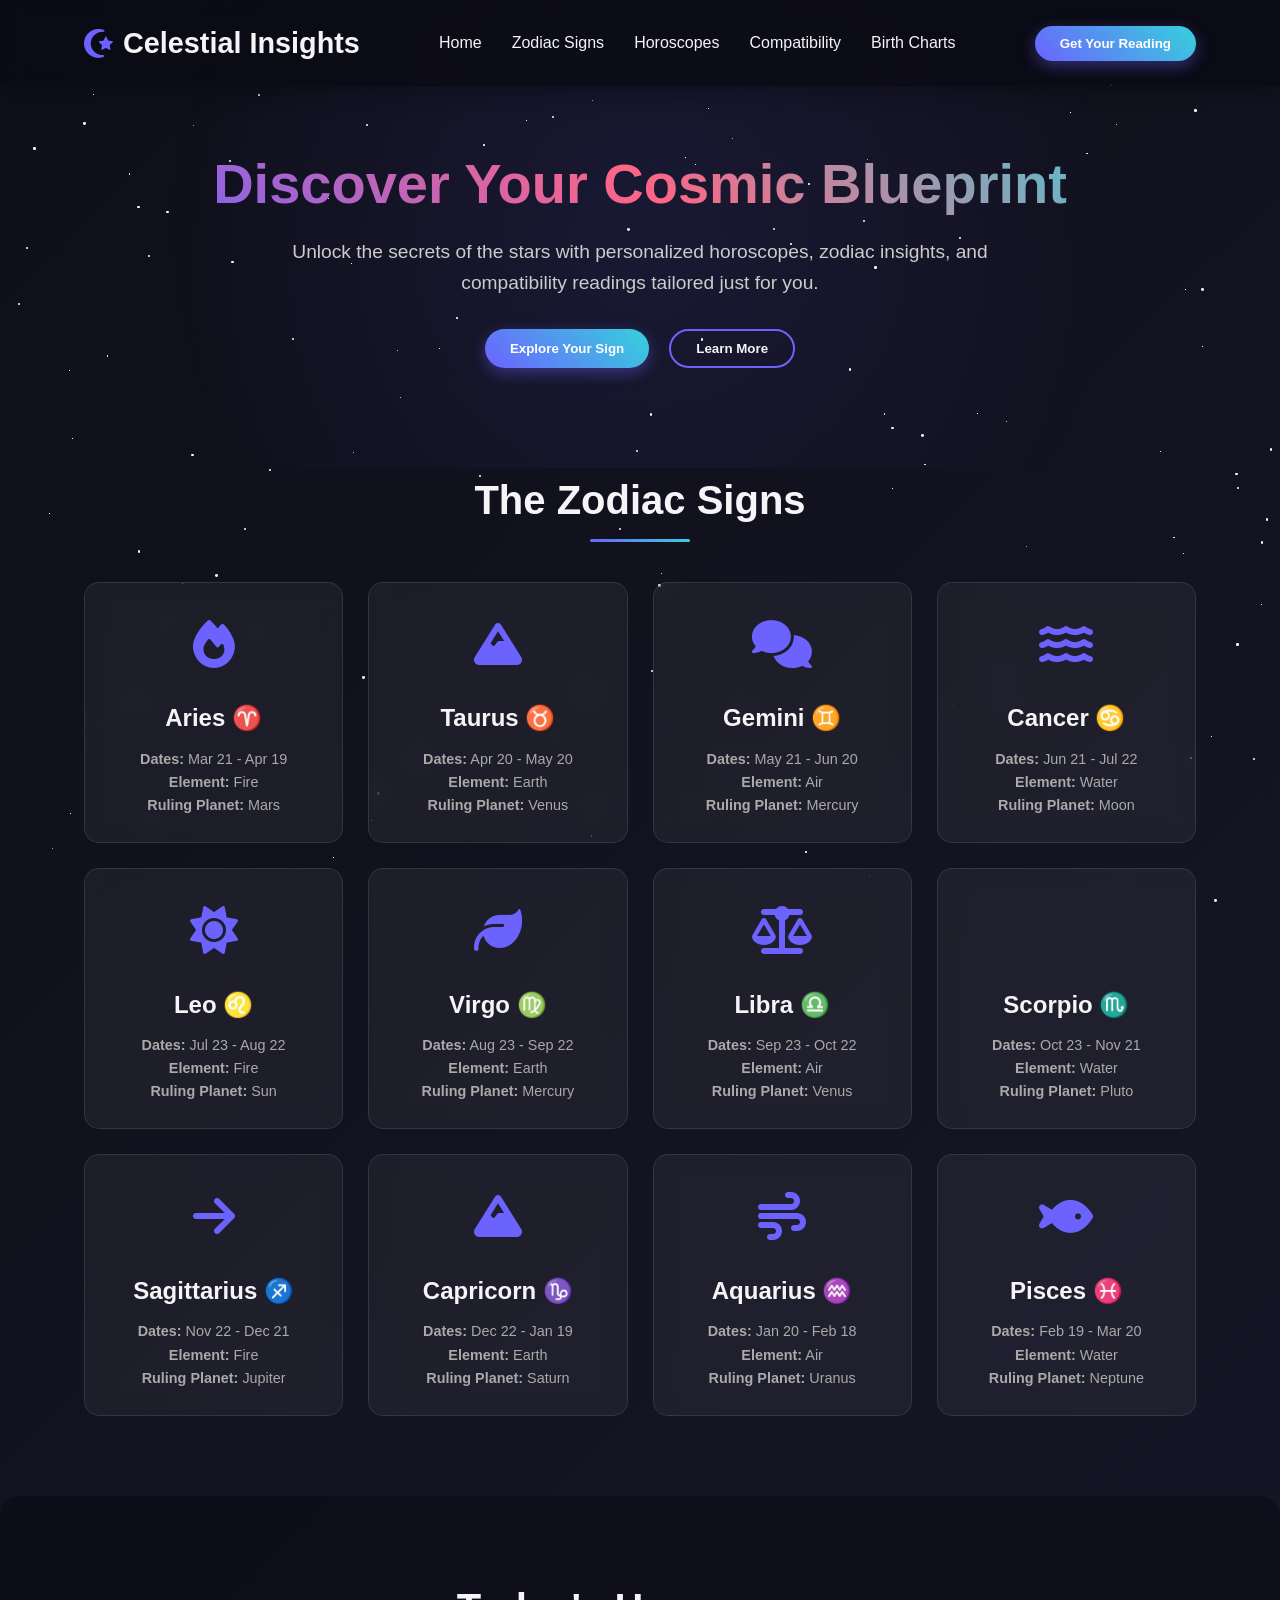
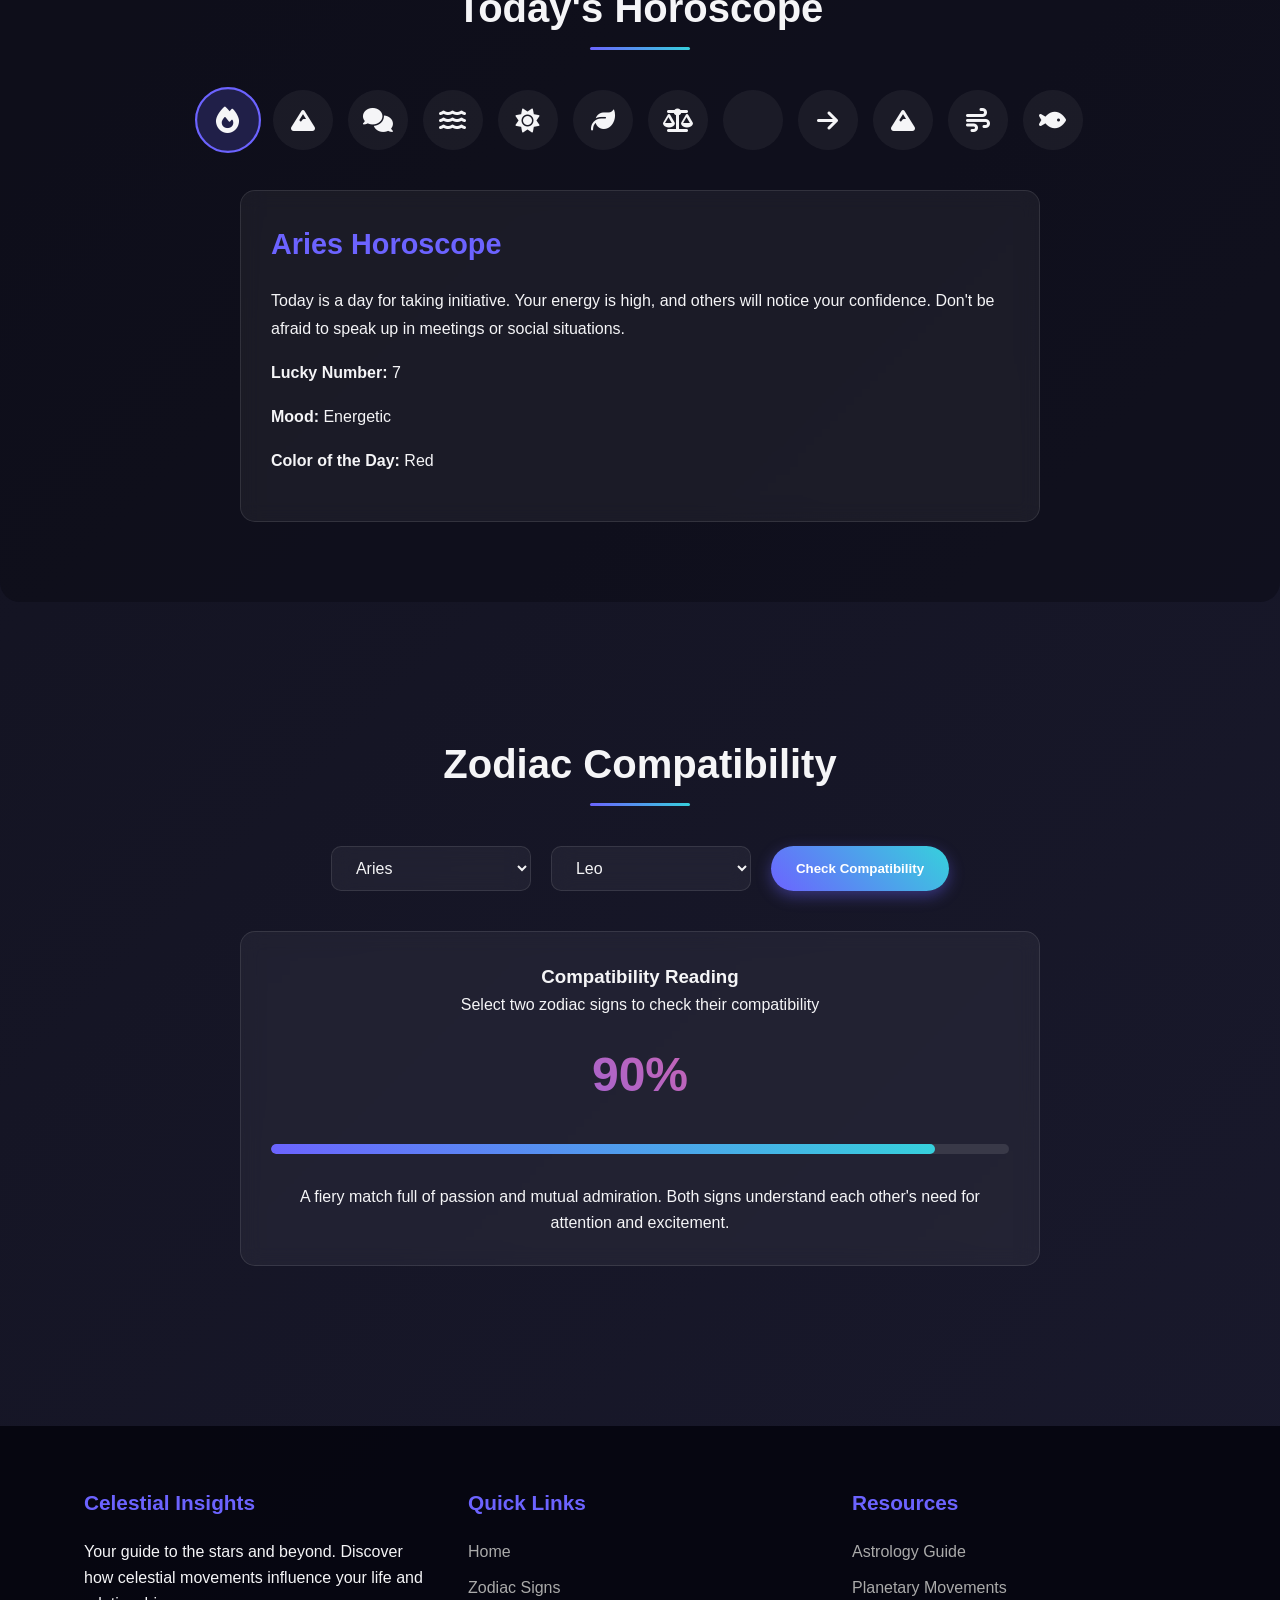
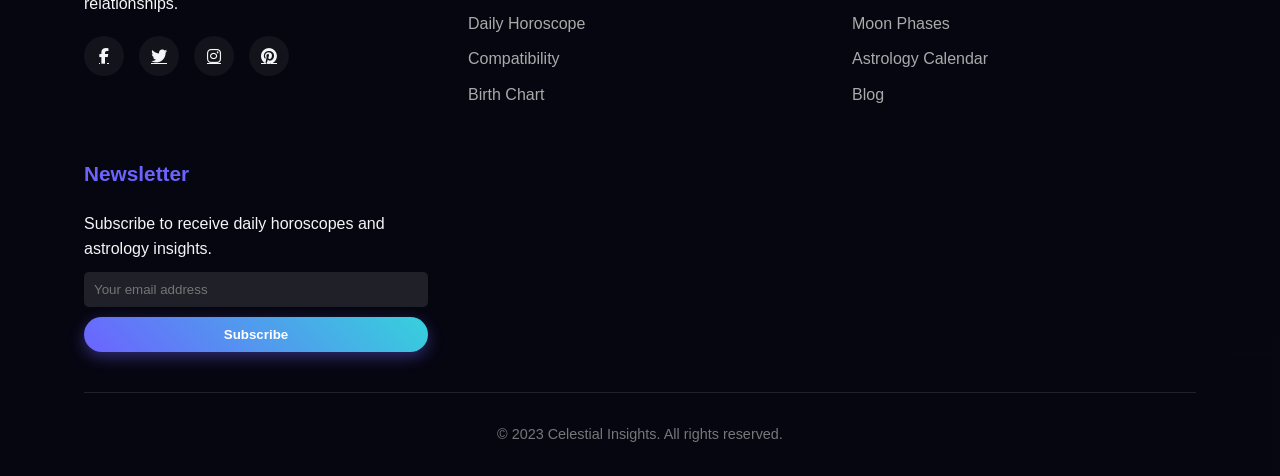
<file: AstrologyApp/index.html>
<!DOCTYPE html>
<html lang="en">
<head>
    <meta charset="UTF-8">
    <meta name="viewport" content="width=device-width, initial-scale=1.0">
    <title>Celestial Insights | Modern Astrology</title>
    <link rel="stylesheet" href="https://cdnjs.cloudflare.com/ajax/libs/font-awesome/6.4.0/css/all.min.css">
    <link rel="stylesheet" href="style.css">
</head>
<body>
    <!-- Stars Background -->
    <div class="stars" id="stars"></div>

    <!-- Header -->
    <header>
        <div class="container">
            <nav class="navbar">
                <a href="#" class="logo">
                    <i class="fas fa-star-and-crescent"></i>
                    Celestial Insights
                </a>
                <div class="nav-links">
                    <a href="#">Home</a>
                    <a href="#">Zodiac Signs</a>
                    <a href="#">Horoscopes</a>
                    <a href="#">Compatibility</a>
                    <a href="#">Birth Charts</a>
                </div>
                <button class="cta-button">Get Your Reading</button>
            </nav>
        </div>
    </header>

    <!-- Hero Section -->
    <section class="hero">
        <div class="container">
            <h1>Discover Your Cosmic Blueprint</h1>
            <p>Unlock the secrets of the stars with personalized horoscopes, zodiac insights, and compatibility readings tailored just for you.</p>
            <div class="hero-buttons">
                <button class="cta-button">Explore Your Sign</button>
                <button class="secondary-button">Learn More</button>
            </div>
        </div>
    </section>

    <!-- Zodiac Signs Section -->
    <section class="zodiac-signs">
        <div class="container">
            <div class="section-title">
                <h2>The Zodiac Signs</h2>
            </div>
            <div class="zodiac-grid" id="zodiacGrid">
                <!-- Zodiac cards will be generated by JavaScript -->
            </div>
        </div>
    </section>

    <!-- Horoscope Section -->
    <section class="horoscope">
        <div class="container">
            <div class="section-title">
                <h2>Today's Horoscope</h2>
            </div>
            <div class="horoscope-selector" id="horoscopeSelector">
                <!-- Zodiac options will be generated by JavaScript -->
            </div>
            <div class="horoscope-content" id="horoscopeContent">
                <h3 id="selectedSign">Select your zodiac sign</h3>
                <p id="horoscopeText">Choose your zodiac sign above to see today's horoscope prediction.</p>
                <div id="horoscopeDetails">
                    <!-- Horoscope details will be populated by JavaScript -->
                </div>
            </div>
        </div>
    </section>

    <!-- Compatibility Section -->
    <section class="compatibility">
        <div class="container">
            <div class="section-title">
                <h2>Zodiac Compatibility</h2>
            </div>
            <div class="compatibility-selector">
                <select class="compatibility-select" id="sign1">
                    <!-- Options will be populated by JavaScript -->
                </select>
                <select class="compatibility-select" id="sign2">
                    <!-- Options will be populated by JavaScript -->
                </select>
                <button class="cta-button" id="checkCompatibility">Check Compatibility</button>
            </div>
            <div class="compatibility-result" id="compatibilityResult">
                <h3>Compatibility Reading</h3>
                <p>Select two zodiac signs to check their compatibility</p>
                <div class="compatibility-score" id="compatibilityScore">--%</div>
                <div class="compatibility-bar">
                    <div class="compatibility-fill" id="compatibilityFill"></div>
                </div>
                <p id="compatibilityText">Your compatibility analysis will appear here.</p>
            </div>
        </div>
    </section>

    <!-- Footer -->
    <footer>
        <div class="container">
            <div class="footer-content">
                <div class="footer-column">
                    <h3>Celestial Insights</h3>
                    <p>Your guide to the stars and beyond. Discover how celestial movements influence your life and relationships.</p>
                    <div class="social-links">
                        <a href="#"><i class="fab fa-facebook-f"></i></a>
                        <a href="#"><i class="fab fa-twitter"></i></a>
                        <a href="#"><i class="fab fa-instagram"></i></a>
                        <a href="#"><i class="fab fa-pinterest"></i></a>
                    </div>
                </div>
                <div class="footer-column">
                    <h3>Quick Links</h3>
                    <ul class="footer-links">
                        <li><a href="#">Home</a></li>
                        <li><a href="#">Zodiac Signs</a></li>
                        <li><a href="#">Daily Horoscope</a></li>
                        <li><a href="#">Compatibility</a></li>
                        <li><a href="#">Birth Chart</a></li>
                    </ul>
                </div>
                <div class="footer-column">
                    <h3>Resources</h3>
                    <ul class="footer-links">
                        <li><a href="#">Astrology Guide</a></li>
                        <li><a href="#">Planetary Movements</a></li>
                        <li><a href="#">Moon Phases</a></li>
                        <li><a href="#">Astrology Calendar</a></li>
                        <li><a href="#">Blog</a></li>
                    </ul>
                </div>
                <div class="footer-column">
                    <h3>Newsletter</h3>
                    <p>Subscribe to receive daily horoscopes and astrology insights.</p>
                    <form>
                        <input type="email" placeholder="Your email address" style="width: 100%; padding: 10px; margin: 10px 0; border-radius: 5px; border: none; background: rgba(255,255,255,0.1); color: white;">
                        <button type="submit" class="cta-button" style="width: 100%;">Subscribe</button>
                    </form>
                </div>
            </div>
            <div class="copyright">
                <p>&copy; 2023 Celestial Insights. All rights reserved.</p>
            </div>
        </div>
    </footer>

    <script src="./script.js">
      
    </script>
</body>
</html>
</file>
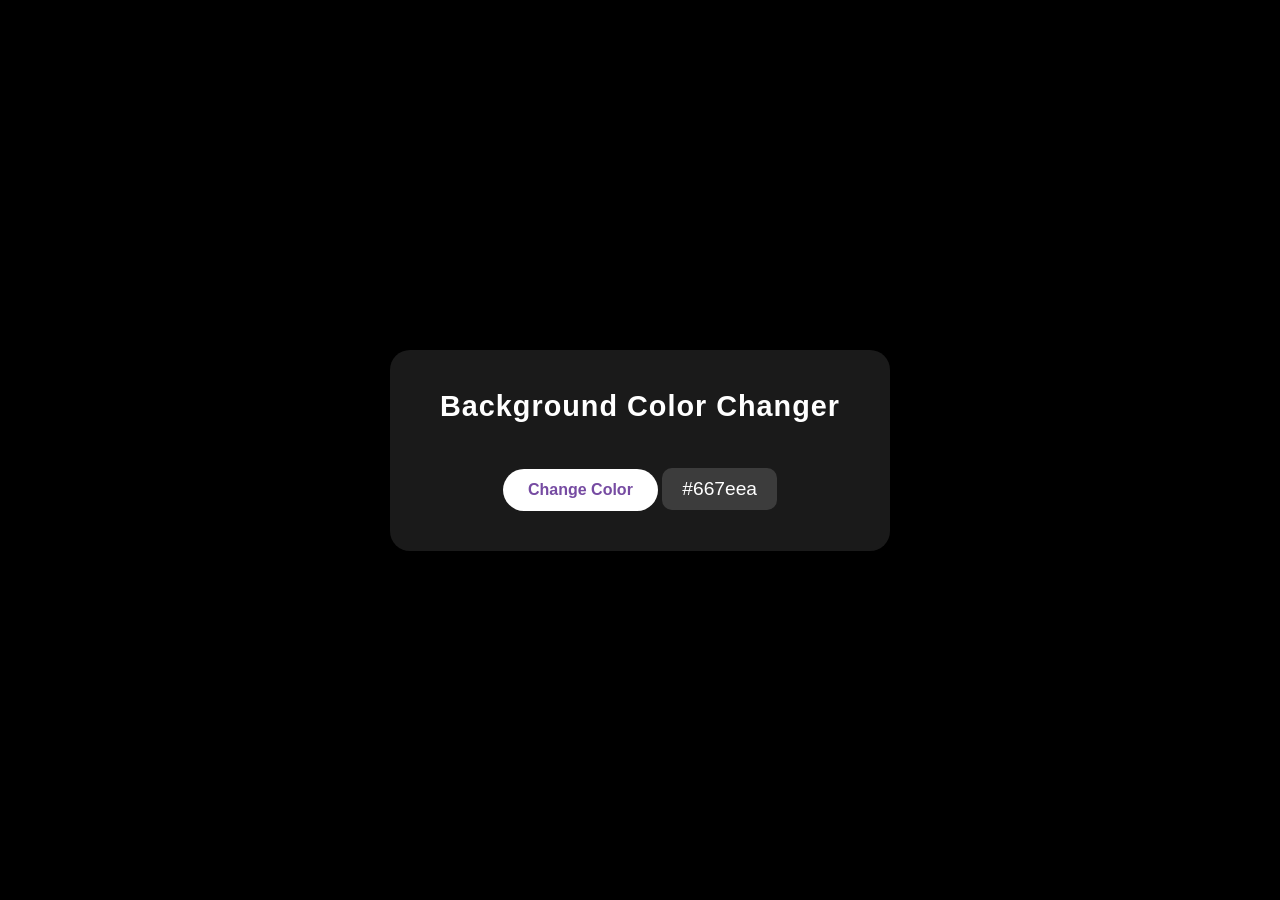
<file: BackgroundColorChanger/index.html>
<!DOCTYPE html>
<html lang="en">
<head>
  <meta charset="UTF-8">
  <meta name="viewport" content="width=device-width, initial-scale=1.0">
  <title>Background Color Changer</title>
  <link rel="stylesheet" href="style.css">
  
</head>
<body>

  <div class="container">
    <h1>Background Color Changer</h1>
    <button class="change-btn">Change Color</button>
    <div class="color-code">#667eea</div>
  </div>

  <script src="script.js"></script>

</body>
</html>
</file>
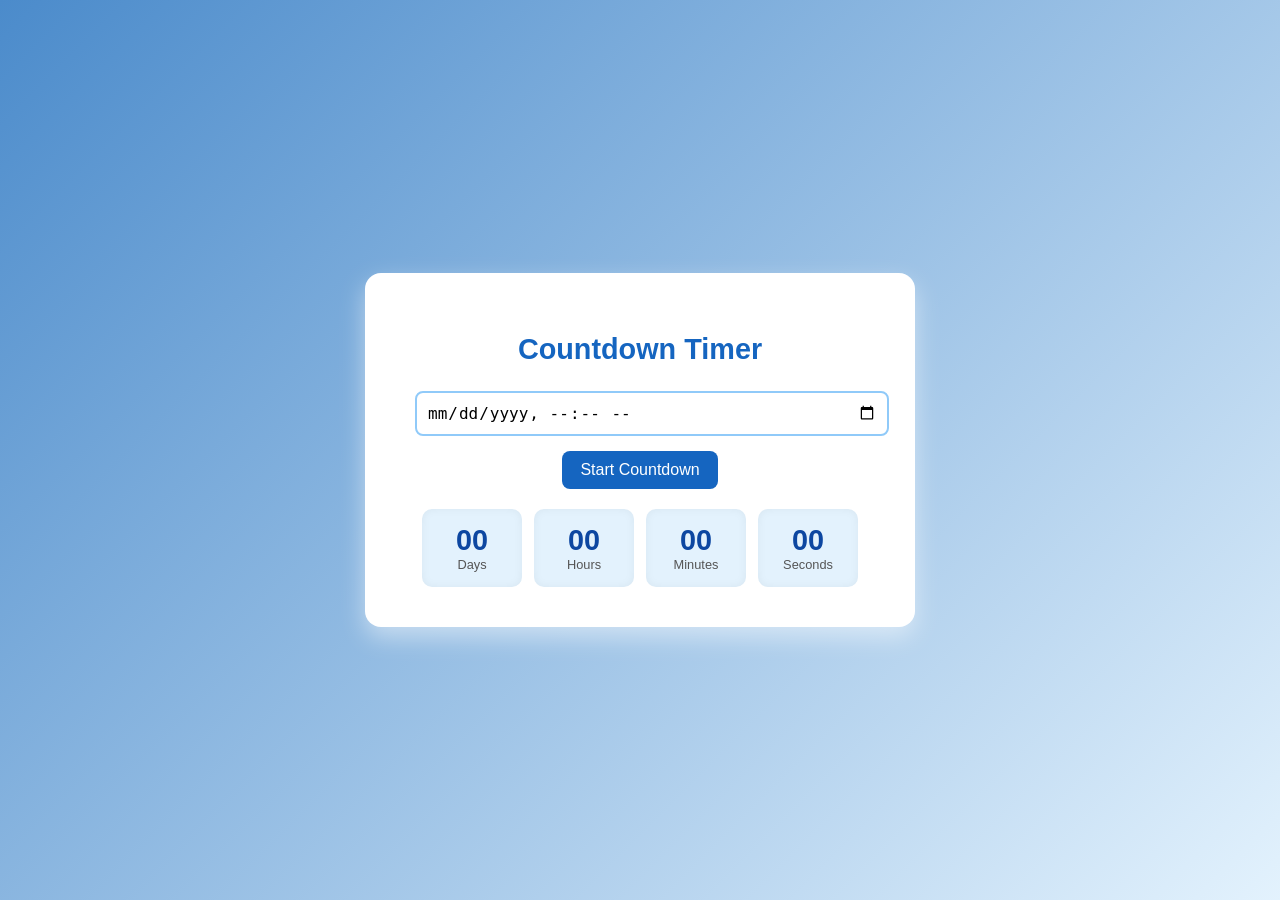
<file: CountdownTimer/index.html>
<!DOCTYPE html>
<html lang="en">
<head>
  <meta charset="UTF-8" />
  <meta name="viewport" content="width=device-width, initial-scale=1.0" />
  <title>Countdown Timer</title>
<link rel="stylesheet" href="style.css">
</head>
<body>
  <div class="timer-container">
    <h1>Countdown Timer</h1>

    <input type="datetime-local" id="targetTime" />
    <button id="startBtn">Start Countdown</button>

    <div class="countdown">
      <div class="time-box">
        <span class="time" id="days">00</span>
        <span class="label">Days</span>
      </div>
      <div class="time-box">
        <span class="time" id="hours">00</span>
        <span class="label">Hours</span>
      </div>
      <div class="time-box">
        <span class="time" id="minutes">00</span>
        <span class="label">Minutes</span>
      </div>
      <div class="time-box">
        <span class="time" id="seconds">00</span>
        <span class="label">Seconds</span>
      </div>
    </div>
  </div>

    <script src="./script.js"></script>
</body>
</html>
</file>
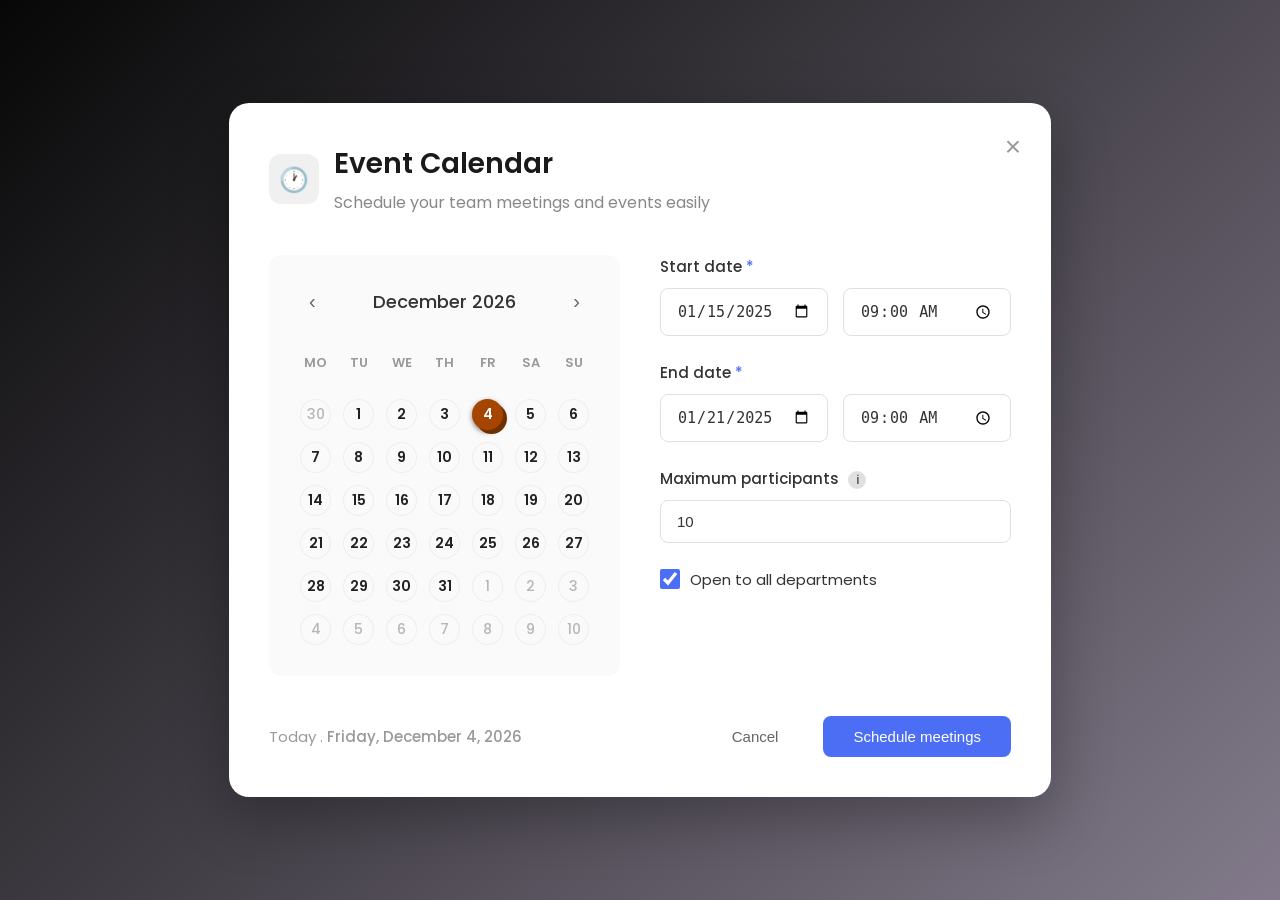
<file: CustomCalender/index.html>
<!DOCTYPE html>
<html lang="en">
<head>
    <meta charset="UTF-8">
    <meta name="viewport" content="width=device-width, initial-scale=1.0">
    <title>Event Calendar</title>
<link rel="stylesheet" href="style.css">
<link rel="preconnect" href="https://fonts.googleapis.com">
<link rel="preconnect" href="https://fonts.gstatic.com" crossorigin>
<link href="https://fonts.googleapis.com/css2?family=Poppins:ital,wght@0,100;0,200;0,300;0,400;0,500;0,600;0,700;0,800;0,900;1,100;1,200;1,300;1,400;1,500;1,600;1,700;1,800;1,900&display=swap" rel="stylesheet">
</head>
<body>
    <div class="calendar-container">
        <button class="close-btn">&times;</button>
        
        <div class="header">
            <div class="icon">🕐</div>
            <div class="header-text">
                <h1>Event Calendar</h1>
                <p>Schedule your team meetings and events easily</p>
            </div>
        </div>

        <div class="content">
            <div class="calendar-section">
                <div class="month-nav">
                    <button id="prevMonth">‹</button>
                    <span id="monthYear">January 2025</span>
                    <button id="nextMonth">›</button>
                </div>

                <div class="weekdays">
                    <div class="weekday">MO</div>
                    <div class="weekday">TU</div>
                    <div class="weekday">WE</div>
                    <div class="weekday">TH</div>
                    <div class="weekday">FR</div>
                    <div class="weekday">SA</div>
                    <div class="weekday">SU</div>
                </div>

                <div class="days" id="calendarDays"></div>
            </div>

            <div class="form-section">
                <div class="form-group">
                    <label>Start date <span class="required">*</span></label>
                    <div class="input-row">
                        <input type="date" id="startDate" value="2025-01-15">
                        <input type="time" id="startTime" value="09:00">
                    </div>
                </div>

                <div class="form-group">
                    <label>End date <span class="required">*</span></label>
                    <div class="input-row">
                        <input type="date" id="endDate" value="2025-01-21">
                        <input type="time" id="endTime" value="09:00">
                    </div>
                </div>

                <div class="form-group">
                    <label>Maximum participants <span class="info-icon">i</span></label>
                    <input type="number" value="10" style="width: 100%;">
                </div>

                <div class="checkbox-group">
                    <input type="checkbox" id="allDepts" checked>
                    <label for="allDepts">Open to all departments</label>
                </div>
            </div>
        </div>

        <div class="footer">
            <div class="range-text">
                Today . <span id="rangeDisplay">January 15, 2025 - January 21, 2025</span>
            </div>
            <div class="footer-buttons">
                <button class="btn btn-cancel">Cancel</button>
                <button class="btn btn-primary">Schedule meetings</button>
            </div>
        </div>
    </div>

    <script src="./script.js">
        
    </script>
</body>
</html>
</file>
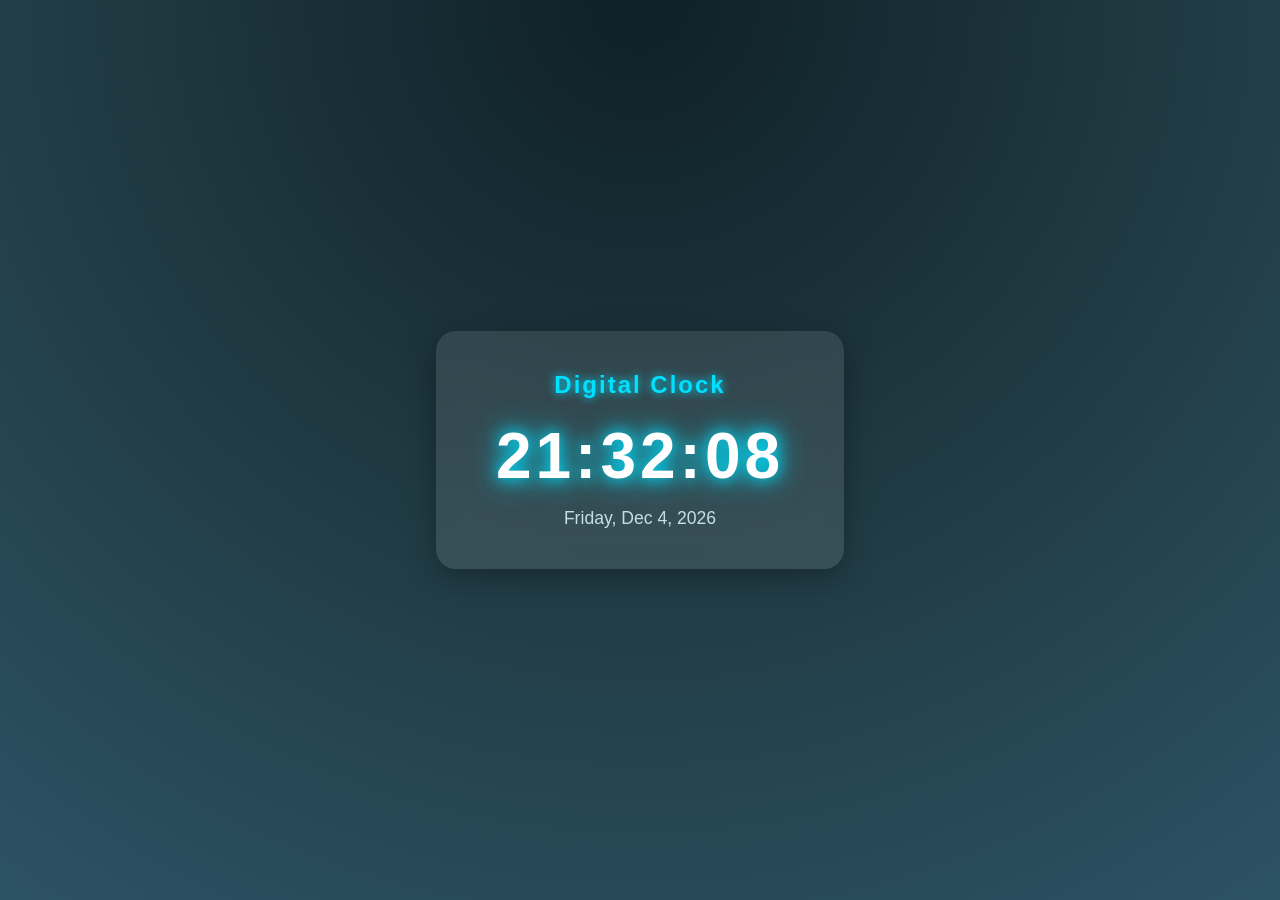
<file: DigitalClock/index.html>
<!DOCTYPE html>
<html lang="en">
<head>
  <meta charset="UTF-8">
  <meta name="viewport" content="width=device-width, initial-scale=1.0">
  <title>Digital Clock</title>
  <link rel="stylesheet" href="style.css">

</head>
<body>

  <div class="clock-container">
    <h1>Digital Clock</h1>
    <div class="time" id="time">00:00:00</div>
    <div class="date" id="date">Monday, Jan 1 2025</div>
  </div>
  <script src="./script.js"></script>
</body>
</html>
</file>
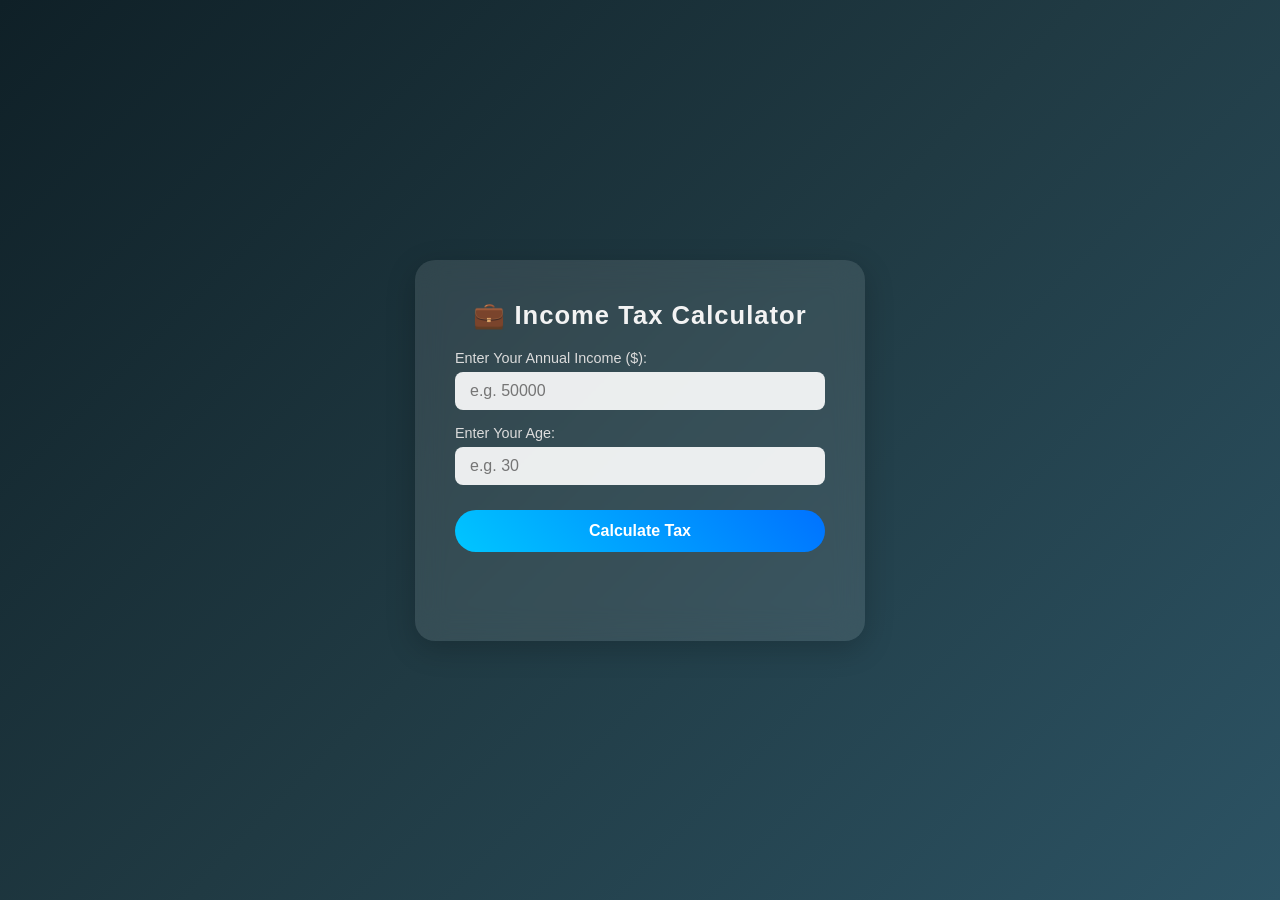
<file: IncomeTaxCalculator/index.html>
<!DOCTYPE html>
<html lang="en">
<head>
  <meta charset="UTF-8">
  <meta name="viewport" content="width=device-width, initial-scale=1.0">
  <title>Income Tax Calculator</title>

  <link rel="stylesheet" href="style.css">

</head>
<body>

  <div class="container">
    <h1>💼 Income Tax Calculator</h1>

    <div class="input-group">
      <label for="income">Enter Your Annual Income ($):</label>
      <input type="number" id="income" placeholder="e.g. 50000">
    </div>

    <div class="input-group">
      <label for="age">Enter Your Age:</label>
      <input type="number" id="age" placeholder="e.g. 30">
    </div>

    <button id="calculateBtn">Calculate Tax</button>

    <div class="result" id="result">Your Tax: $0</div>
  </div>
  <script src="./script.js"></script>
</body>
</html>
</file>
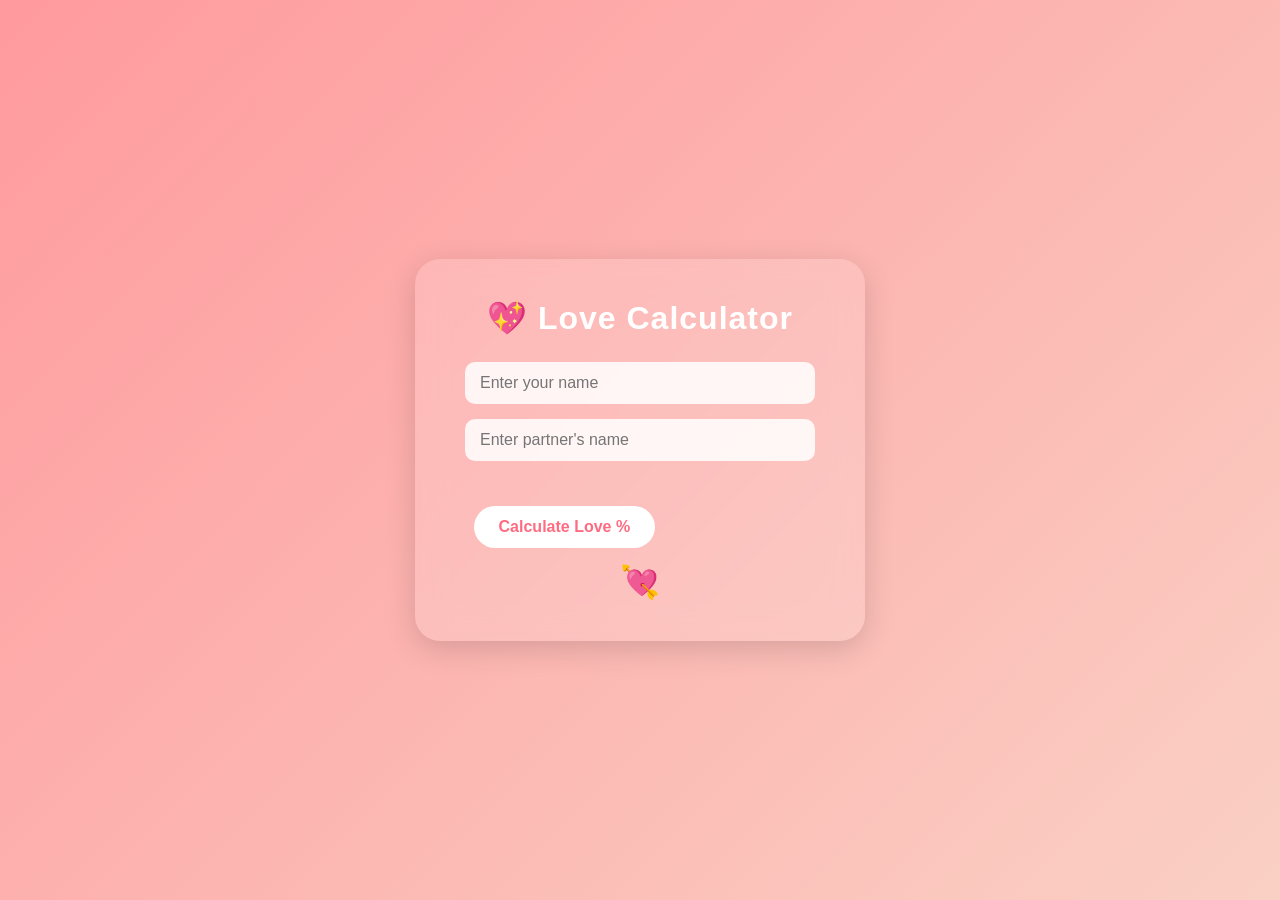
<file: LoveCalculator/index.html>
<!DOCTYPE html>
<html lang="en">
<head>
  <meta charset="UTF-8">
  <meta name="viewport" content="width=device-width, initial-scale=1.0">
  <title>Love Calculator 💘</title>
<link rel="stylesheet" href="style.css">
</head>
<body>

  <div class="container">
    <h1>💖 Love Calculator </h1>
    <input type="text" id="name1" placeholder="Enter your name" required>
    <input type="text" id="name2" placeholder="Enter partner's name" required>
    <button id="calculateBtn">Calculate Love %</button>
    <div class="result" id="result">❤️ 0% ❤️</div>
    <div class="heart">💘</div>
    <script src="script.js"></script>
  </div>
</file>
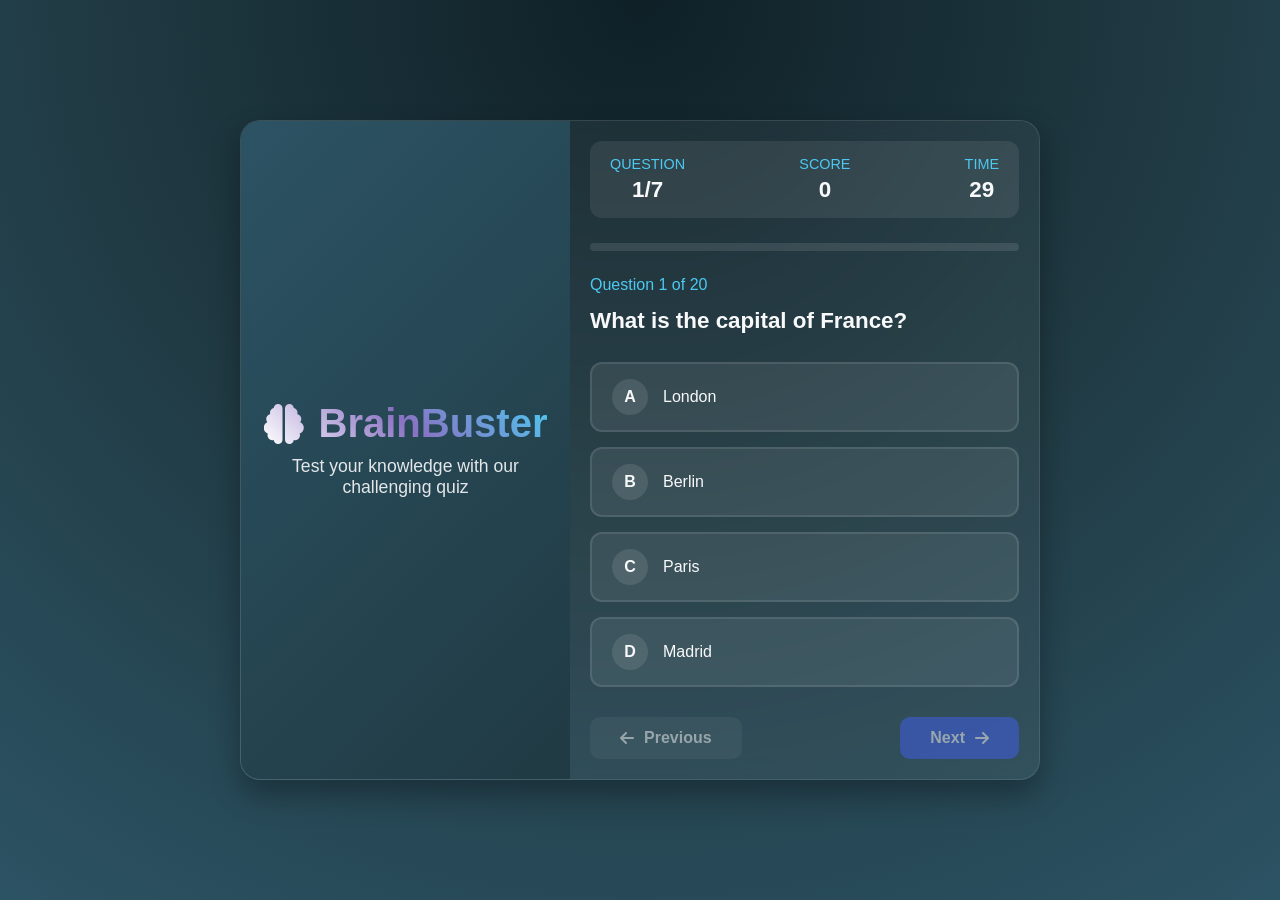
<file: QuizApp/index.html>
<!DOCTYPE html>
<html lang="en">
<head>
    <meta charset="UTF-8">
    <meta name="viewport" content="width=device-width, initial-scale=1.0">
    <title>BrainBuster | Modern Quiz App</title>
    <link rel="stylesheet" href="https://cdnjs.cloudflare.com/ajax/libs/font-awesome/6.4.0/css/all.min.css">
 <link rel="stylesheet" href="style.css">
</head>
<body>
    <div class="container">
        <div class="header">
            <h1><i class="fas fa-brain"></i> BrainBuster</h1>
            <p>Test your knowledge with our challenging quiz</p>
        </div>
        
        <div class="quiz-container" id="quiz-container">
            <div class="quiz-info">
                <div class="info-item">
                    <span class="info-label">QUESTION</span>
                    <span class="info-value" id="current-question">1/20</span>
                </div>
                <div class="info-item">
                    <span class="info-label">SCORE</span>
                    <span class="info-value" id="score">0</span>
                </div>
                <div class="info-item">
                    <span class="info-label">TIME</span>
                    <span class="info-value" id="timer"></span>
                </div>
            </div>
            
            <div class="progress-container">
                <div class="progress-bar">
                    <div class="progress" id="progress"></div>
                </div>
            </div>
            
            <div class="question-container">
                <div class="question-number " >Question <span id="question-number">1</span> of 20</div>
                <h2 class="question-text" id="question-text">What is the capital of France?</h2>
                
                <div class="options-container" id="options-container">
                 
                </div>
            </div>
            
            <div class="controls">
                <button class="btn btn-secondary" id="prev-btn" disabled>
                    <i class="fas fa-arrow-left"></i> Previous
                </button>
                <button class="btn btn-primary" id="next-btn">
                    Next <i class="fas fa-arrow-right"></i>
                </button>
            </div>
        </div>
        
        <div class="results-container" id="results-container">
            <div class="results-icon">
                <i class="fas fa-trophy"></i>
            </div>
            <h2 class="results-title">Quiz Completed!</h2>
            <div class="results-score" id="final-score">0%</div>
            <p class="results-message" id="results-message">You're a quiz master! Impressive knowledge.</p>
            
            <div class="stats">
                <div class="stat">
                    <div class="stat-value" id="correct-answers">0</div>
                    <div class="stat-label">Correct Answers</div>
                </div>
                <div class="stat">
                    <div class="stat-value" id="wrong-answers">0</div>
                    <div class="stat-label">Wrong Answers</div>
                </div>
                <div class="stat">
                    <div class="stat-value" id="time-taken">0s</div>
                    <div class="stat-label">Time Taken</div>
                </div>
            </div>
            
            <button class="btn btn-primary" id="restart-btn">
                <i class="fas fa-redo"></i> Try Again
            </button>
        </div>
    </div>
    
    <div class="celebrate" id="celebrate">
     
    </div>
  <script type="module" src="./script.js"></script>
</body>
</html>
</file>
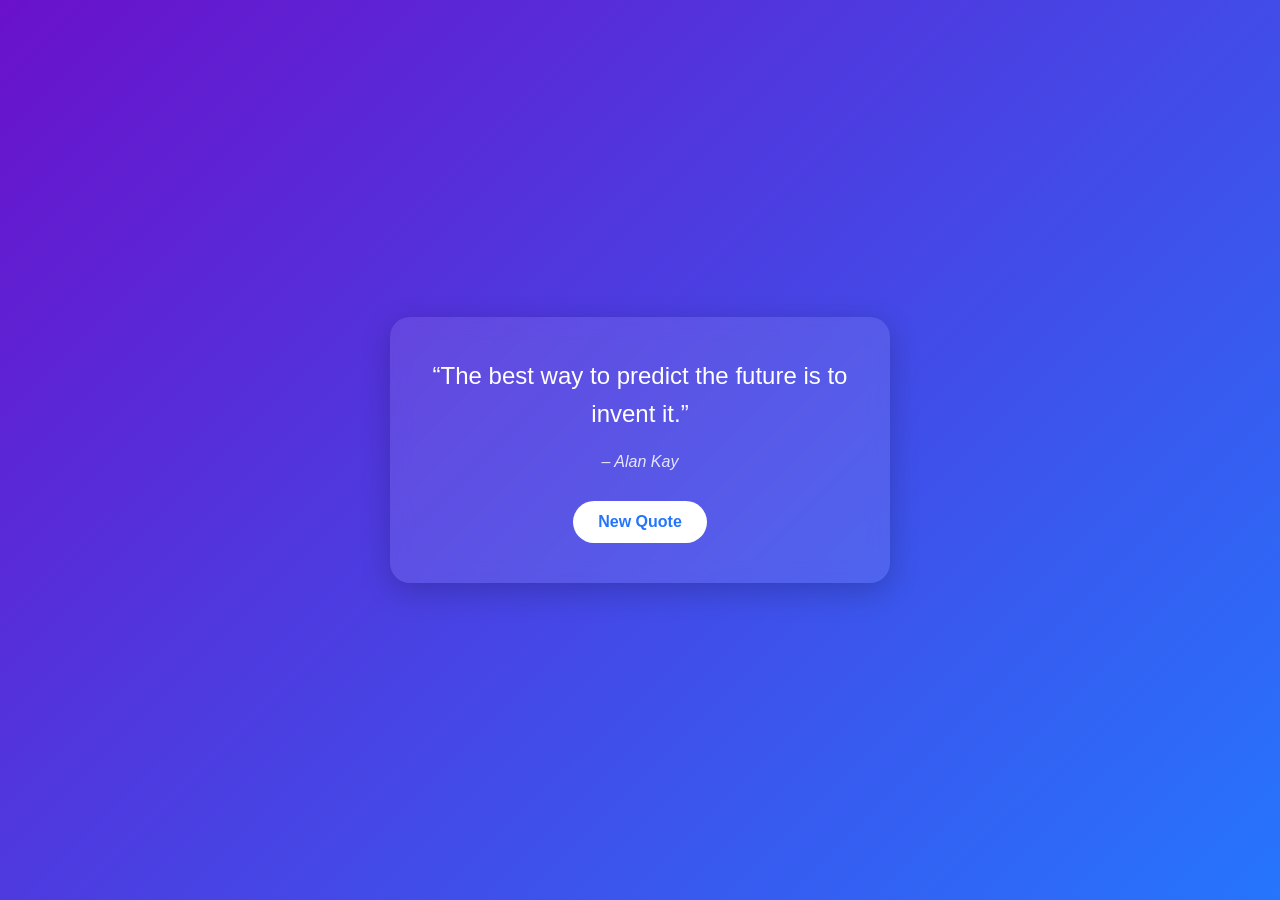
<file: randomQuoteGen/index.html>
<!DOCTYPE html>
<html lang="en">
<head>
  <meta charset="UTF-8">
  <meta name="viewport" content="width=device-width, initial-scale=1.0">
  <title>Random Quote Generator</title>
<link rel="stylesheet" href="style.css">
</head>
<body>

  <div class="quote-box">
    <p id="quote" class="quote">“The best way to predict the future is to invent it.”</p>
    <p id="author" class="author">– Alan Kay</p>
    <button class="new-quote-btn">New Quote</button>

    <script src="script.js"></script>
  </div>

</body>
</html>
</file>
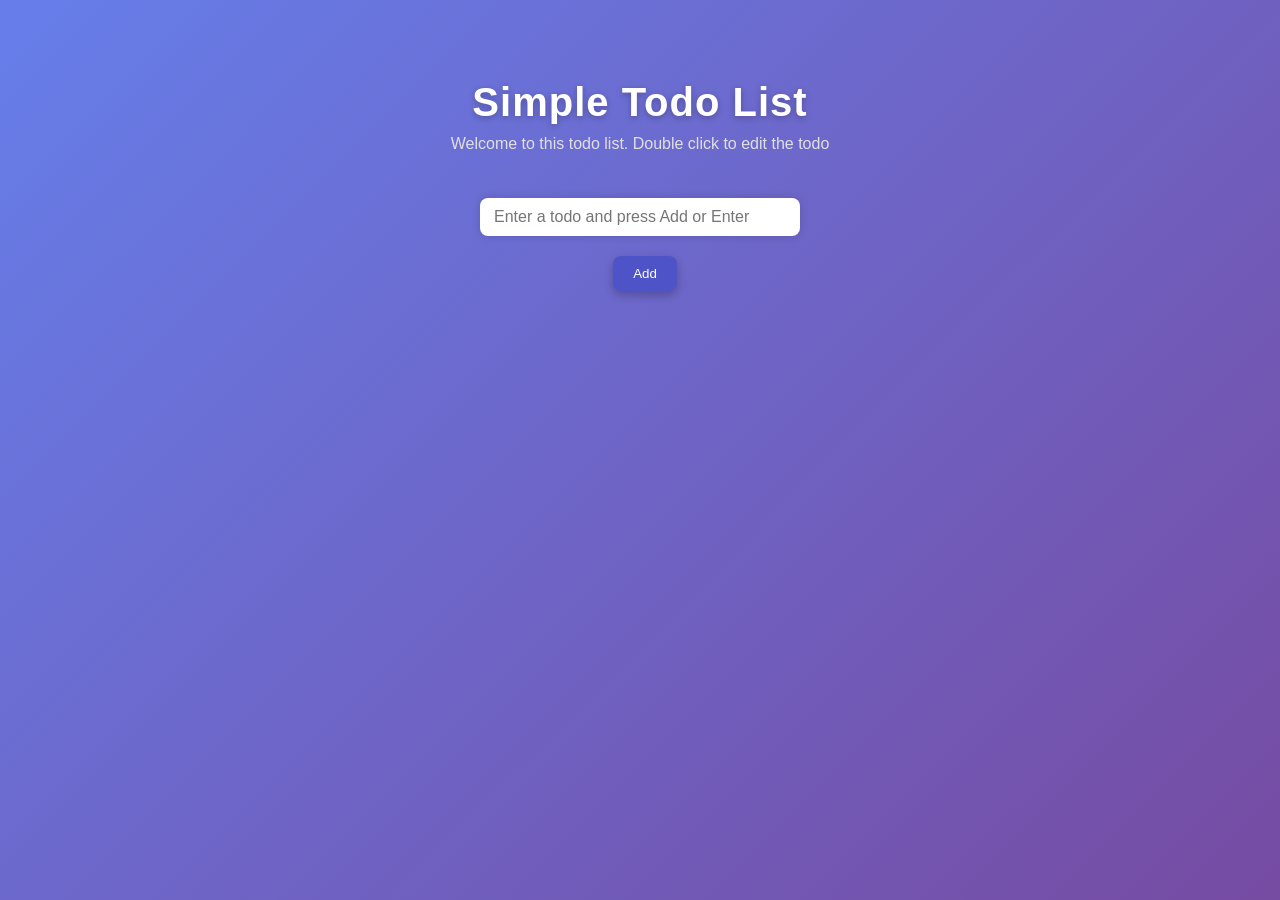
<file: Todo-List/index.html>
<!DOCTYPE html>
<html lang="en">
<head>
    <meta charset="UTF-8">
    <meta name="viewport" content="width=device-width, initial-scale=1.0">
    <title>TodoList</title>
    <link rel="stylesheet" href="style.css">
</head>
<body>
    <h1>Simple Todo List</h1>
<p>Welcome to this todo list. Double click to edit the todo</p>
    <!-- Input and button to add new todos  -->
     <input type="text" id="todo-input" placeholder="Enter a todo and press Add or Enter">

     <button id="add-btn">Add</button>
     <ul id="todo-list"></ul>
     <script src="script.js"></script>
</body>
</html>
</file>
<file: AstrologyApp/style.css>
* {
    margin: 0;
    padding: 0;
    box-sizing: border-box;
    font-family: 'Segoe UI', Tahoma, Geneva, Verdana, sans-serif;
}

:root {
    --primary: #6c63ff;
    --secondary: #ff6584;
    --dark: #1a1a2e;
    --darker: #0f0f1a;
    --light: #f5f5f7;
    --accent: #36d1dc;
}

body {
    background: linear-gradient(135deg, var(--darker), var(--dark));
    color: var(--light);
    line-height: 1.6;
    overflow-x: hidden;
}

.container {
    width: 90%;
    max-width: 1200px;
    margin: 0 auto;
    padding: 0 20px;
}

/* Header Styles */
header {
    background: rgba(10, 10, 20, 0.8);
    backdrop-filter: blur(10px);
    position: fixed;
    width: 100%;
    z-index: 1000;
    box-shadow: 0 5px 20px rgba(0, 0, 0, 0.3);
}

.navbar {
    display: flex;
    justify-content: space-between;
    align-items: center;
    padding: 20px 0;
}

.logo {
    display: flex;
    align-items: center;
    gap: 10px;
    font-size: 1.8rem;
    font-weight: 700;
    color: var(--light);
    text-decoration: none;
}

.logo i {
    color: var(--primary);
}

.nav-links {
    display: flex;
    gap: 30px;
}

.nav-links a {
    color: var(--light);
    text-decoration: none;
    font-weight: 500;
    transition: color 0.3s;
    position: relative;
}

.nav-links a:hover {
    color: var(--primary);
}

.nav-links a::after {
    content: '';
    position: absolute;
    bottom: -5px;
    left: 0;
    width: 0;
    height: 2px;
    background: var(--primary);
    transition: width 0.3s;
}

.nav-links a:hover::after {
    width: 100%;
}

.cta-button {
    background: linear-gradient(45deg, var(--primary), var(--accent));
    color: white;
    border: none;
    padding: 10px 25px;
    border-radius: 30px;
    font-weight: 600;
    cursor: pointer;
    transition: transform 0.3s, box-shadow 0.3s;
    box-shadow: 0 5px 15px rgba(108, 99, 255, 0.4);
}

.cta-button:hover {
    transform: translateY(-3px);
    box-shadow: 0 8px 20px rgba(108, 99, 255, 0.6);
}

/* Hero Section */
.hero {
    padding: 150px 0 100px;
    text-align: center;
    position: relative;
    overflow: hidden;
}

.hero::before {
    content: '';
    position: absolute;
    top: 0;
    left: 0;
    width: 100%;
    height: 100%;
    background: radial-gradient(circle at center, rgba(108, 99, 255, 0.1) 0%, transparent 70%);
    z-index: -1;
}

.hero h1 {
    font-size: 3.5rem;
    margin-bottom: 20px;
    background: linear-gradient(45deg, var(--primary), var(--secondary), var(--accent));
    -webkit-background-clip: text;
    background-clip: text;
    color: transparent;
    line-height: 1.2;
}

.hero p {
    font-size: 1.2rem;
    max-width: 700px;
    margin: 0 auto 30px;
    color: #ccc;
}

.hero-buttons {
    display: flex;
    justify-content: center;
    gap: 20px;
    margin-top: 30px;
}

.secondary-button {
    background: transparent;
    color: var(--light);
    border: 2px solid var(--primary);
    padding: 10px 25px;
    border-radius: 30px;
    font-weight: 600;
    cursor: pointer;
    transition: all 0.3s;
}

.secondary-button:hover {
    background: rgba(108, 99, 255, 0.1);
}

/* Zodiac Signs Section */
.section-title {
    text-align: center;
    margin-bottom: 50px;
    position: relative;
}

.section-title h2 {
    font-size: 2.5rem;
    display: inline-block;
    position: relative;
}

.section-title h2::after {
    content: '';
    position: absolute;
    bottom: -10px;
    left: 50%;
    transform: translateX(-50%);
    width: 100px;
    height: 3px;
    background: linear-gradient(45deg, var(--primary), var(--accent));
    border-radius: 3px;
}

.zodiac-grid {
    display: grid;
    grid-template-columns: repeat(auto-fill, minmax(250px, 1fr));
    gap: 25px;
    margin-bottom: 80px;
}

.zodiac-card {
    background: rgba(255, 255, 255, 0.05);
    border-radius: 15px;
    padding: 25px;
    text-align: center;
    transition: transform 0.3s, box-shadow 0.3s;
    backdrop-filter: blur(10px);
    border: 1px solid rgba(255, 255, 255, 0.1);
}

.zodiac-card:hover {
    transform: translateY(-10px);
    box-shadow: 0 15px 30px rgba(0, 0, 0, 0.3);
    background: rgba(255, 255, 255, 0.08);
}

.zodiac-icon {
    font-size: 3rem;
    margin-bottom: 15px;
    color: var(--primary);
}

.zodiac-card h3 {
    font-size: 1.5rem;
    margin-bottom: 10px;
}

.zodiac-card p {
    color: #aaa;
    font-size: 0.9rem;
}

/* Horoscope Section */
.horoscope {
    background: rgba(10, 10, 20, 0.5);
    padding: 80px 0;
    border-radius: 20px;
    margin: 50px 0;
}

.horoscope-selector {
    display: flex;
    justify-content: center;
    gap: 15px;
    margin-bottom: 40px;
    flex-wrap: wrap;
}

.zodiac-option {
    background: rgba(255, 255, 255, 0.05);
    border-radius: 50%;
    width: 60px;
    height: 60px;
    display: flex;
    align-items: center;
    justify-content: center;
    cursor: pointer;
    transition: all 0.3s;
    border: 2px solid transparent;
}

.zodiac-option.active {
    border-color: var(--primary);
    background: rgba(108, 99, 255, 0.2);
    transform: scale(1.1);
}

.zodiac-option:hover {
    background: rgba(108, 99, 255, 0.1);
}

.zodiac-option i {
    font-size: 1.5rem;
}

.horoscope-content {
    background: rgba(255, 255, 255, 0.05);
    border-radius: 15px;
    padding: 30px;
    max-width: 800px;
    margin: 0 auto;
    backdrop-filter: blur(10px);
    border: 1px solid rgba(255, 255, 255, 0.1);
}

.horoscope-content h3 {
    font-size: 1.8rem;
    margin-bottom: 20px;
    color: var(--primary);
}

.horoscope-content p {
    margin-bottom: 15px;
    line-height: 1.8;
}

/* Compatibility Section */
.compatibility {
    padding: 80px 0;
}

.compatibility-selector {
    display: flex;
    justify-content: center;
    gap: 20px;
    margin-bottom: 40px;
    flex-wrap: wrap;
}

.compatibility-select {
    background: rgba(255, 255, 255, 0.05);
    border: 1px solid rgba(255, 255, 255, 0.1);
    border-radius: 10px;
    padding: 12px 20px;
    color: var(--light);
    font-size: 1rem;
    width: 200px;
    backdrop-filter: blur(10px);
}

.compatibility-result {
    background: rgba(255, 255, 255, 0.05);
    border-radius: 15px;
    padding: 30px;
    max-width: 800px;
    margin: 0 auto;
    text-align: center;
    backdrop-filter: blur(10px);
    border: 1px solid rgba(255, 255, 255, 0.1);
}

.compatibility-score {
    font-size: 3rem;
    font-weight: 700;
    margin: 20px 0;
    background: linear-gradient(45deg, var(--primary), var(--secondary));
    -webkit-background-clip: text;
    background-clip: text;
    color: transparent;
}

.compatibility-bar {
    height: 10px;
    background: rgba(255, 255, 255, 0.1);
    border-radius: 5px;
    margin: 30px 0;
    overflow: hidden;
}

.compatibility-fill {
    height: 100%;
    background: linear-gradient(45deg, var(--primary), var(--accent));
    border-radius: 5px;
    width: 0;
    transition: width 1s ease-in-out;
}

/* Footer */
footer {
    background: rgba(5, 5, 15, 0.9);
    padding: 60px 0 30px;
    margin-top: 80px;
}

.footer-content {
    display: grid;
    grid-template-columns: repeat(auto-fit, minmax(250px, 1fr));
    gap: 40px;
    margin-bottom: 40px;
}

.footer-column h3 {
    font-size: 1.3rem;
    margin-bottom: 20px;
    color: var(--primary);
}

.footer-links {
    list-style: none;
}

.footer-links li {
    margin-bottom: 10px;
}

.footer-links a {
    color: #aaa;
    text-decoration: none;
    transition: color 0.3s;
}

.footer-links a:hover {
    color: var(--primary);
}

.social-links {
    display: flex;
    gap: 15px;
    margin-top: 20px;
}

.social-links a {
    display: flex;
    align-items: center;
    justify-content: center;
    width: 40px;
    height: 40px;
    background: rgba(255, 255, 255, 0.05);
    border-radius: 50%;
    color: var(--light);
    transition: all 0.3s;
}

.social-links a:hover {
    background: var(--primary);
    transform: translateY(-3px);
}

.copyright {
    text-align: center;
    padding-top: 30px;
    border-top: 1px solid rgba(255, 255, 255, 0.1);
    color: #777;
    font-size: 0.9rem;
}


@media (max-width: 768px) {
    .navbar {
        flex-direction: column;
        gap: 20px;
    }

    .nav-links {
        gap: 15px;
    }

    .hero h1 {
        font-size: 2.5rem;
    }

    .hero-buttons {
        flex-direction: column;
        align-items: center;
    }

    .zodiac-grid {
        grid-template-columns: repeat(auto-fill, minmax(200px, 1fr));
    }
}


.stars {
    position: fixed;
    top: 0;
    left: 0;
    width: 100%;
    height: 100%;
    z-index: -1;
}

.star {
    position: absolute;
    background: white;
    border-radius: 50%;
    animation: twinkle 5s infinite;
}

@keyframes twinkle {
    0%, 100% { opacity: 0.2; }
    50% { opacity: 1; }
}
</file>
<file: BackgroundColorChanger/style.css>
* {
    margin: 0;
    padding: 0;
    box-sizing: border-box;
    font-family: "Poppins", sans-serif;
  }

  body {
    width: 100%;
    height: 100vh;
    display: flex;
    align-items: center;
    justify-content: center;
    background: black;
    transition: background 0.5s ease;
    color: #fff;
  }

 
  .container {
    text-align: center;
    background: rgba(255, 255, 255, 0.1);
    -webkit-backdrop-filter: blur(10px);
    backdrop-filter: blur(10px);
    padding: 40px 50px;
    border-radius: 20px;
    box-shadow: 0 8px 30px rgba(0, 0, 0, 0.2);
    transition: transform 0.3s ease;
  }

  .container:hover {
    transform: translateY(-5px);
  }

  h1 {
    font-size: 1.8rem;
    margin-bottom: 20px;
    letter-spacing: 1px;
  }

  
  .change-btn {
    background: #fff;
    color: #764ba2;
    border: none;
    padding: 12px 25px;
    font-size: 1rem;
    border-radius: 25px;
    cursor: pointer;
    font-weight: 600;
    transition: all 0.3s ease;
  }

  .change-btn:hover {
    background: #764ba2;
    color: #fff;
    box-shadow: 0 0 15px rgba(255, 255, 255, 0.4);
  }


  .color-code {
    margin-top: 25px;
    font-size: 1.2rem;
    font-weight: 500;
    background: rgba(255, 255, 255, 0.15);
    padding: 10px 20px;
    border-radius: 10px;
    display: inline-block;
  }
</file>
<file: CountdownTimer/style.css>
body {
        height: 100vh;
        margin: 0;
        display: flex;
        align-items: center;
        justify-content: center;
        background: linear-gradient(135deg, #4b8bcb, #e3f2fd);
        font-family: 'Poppins', sans-serif;
        color: #222;
      }
  
      .timer-container {
        background: #fff;
        box-shadow: 0 10px 25px rgba(255, 255, 255, 0.5);
        border-radius: 16px;
        padding: 40px 50px;
        text-align: center;
        transition: transform 0.3s ease;
        width: 450px;
      }
  
      .timer-container:hover {
        transform: translateY(-5px);
      }
  
      h1 {
        font-size: 1.8rem;
        color: #1565c0;
        margin-bottom: 25px;
      }
  
   
      input[type="datetime-local"] {
        padding: 10px;
        font-size: 1rem;
        border: 2px solid #90caf9;
        border-radius: 8px;
        outline: none;
        width: 100%;
        margin-bottom: 15px;
        transition: all 0.3s ease;
      }
  
      input[type="datetime-local"]:focus {
        border-color: #1565c0;
        box-shadow: 0 0 5px rgba(21, 101, 192, 0.3);
      }
  
      button {
        background: #1565c0;
        color: #fff;
        border: none;
        border-radius: 8px;
        padding: 10px 18px;
        font-size: 1rem;
        cursor: pointer;
        transition: all 0.3s ease;
        margin-bottom: 20px;
      }
  
      button:hover {
        background: #0d47a1;
        transform: scale(1.05);
      }
  
      
      .countdown {
        display: flex;
        justify-content: center;
        gap: 12px;
        flex-wrap: wrap;
      }
  
      .time-box {
        background: #e3f2fd;
        border-radius: 10px;
        padding: 15px;
        width: 70px;
        box-shadow: inset 0 0 10px rgba(0, 0, 0, 0.05);
        transition: all 0.3s ease;
      }
  
      .time {
        font-size: 1.8rem;
        font-weight: 600;
        color: #0d47a1;
      }
  
      .label {
        font-size: 0.8rem;
        color: #555;
        display: block;
      }
  
      @media (max-width: 400px) {
        .timer-container {
          width: 90%;
          padding: 30px;
        }
      }
</file>
<file: CustomCalender/style.css>
* {
  margin: 0;
  padding: 0;
  box-sizing: border-box;
}

body {
  font-family: poppins, -apple-system, BlinkMacSystemFont, "Segoe UI", Roboto,
    Oxygen, Ubuntu, Cantarell, sans-serif;
  background: linear-gradient(135deg, #070707 0%, #10012085 100%);
  display: flex;
  justify-content: center;
  align-items: center;
  min-height: 100vh;
  padding: 20px;
  overflow: hidden;
}

.calendar-container {
  background: white;
  border-radius: 20px;
  box-shadow: 0 20px 60px rgba(0, 0, 0, 0.3);
  /* width: 100%; */
  max-width: 900px;
  padding: 40px;
  position: relative;
}

.close-btn {
  position: absolute;
  top: 30px;
  right: 30px;
  background: none;
  border: none;
  font-size: 28px;
  color: #999;
  cursor: pointer;
  line-height: 1;
}

.close-btn:hover {
  color: #333;
}

.header {
  display: flex;
  align-items: center;
  gap: 15px;
  margin-bottom: 40px;
}

.icon {
  width: 50px;
  height: 50px;
  background: #f0f0f0;
  border-radius: 12px;
  display: flex;
  align-items: center;
  justify-content: center;
  font-size: 24px;
}

.header-text h1 {
  font-size: 28px;
  font-weight: 600;
  color: #1a1a1a;
  margin-bottom: 5px;
}

.header-text p {
  font-size: 16px;
  color: #888;
}

.content {
  display: grid;
  grid-template-columns: 1fr 1fr;
  gap: 40px;
}

.calendar-section {
  background: #fafafa;
  padding: 30px;
  border-radius: 12px;
}

.month-nav {
  display: flex;
  justify-content: space-between;
  align-items: center;
  margin-bottom: 25px;
}

.month-nav button {
  background: none;
  border: none;
  font-size: 20px;
  color: #666;
  cursor: pointer;
  padding: 5px 10px;
}

.month-nav button:hover {
  color: #333;
}

.month-nav span {
  font-size: 18px;
  font-weight: 500;
  color: #333;
}

.weekdays {
  display: grid;
  grid-template-columns: repeat(7, 1fr);
  gap: 10px;
  margin-bottom: 15px;
}

.weekday {
  text-align: center;
  font-size: 13px;
  font-weight: 600;
  color: #999;
  padding: 10px 0;
}

.days {
  display: grid;
  grid-template-columns: repeat(7, 1fr);
  grid-template-rows: repeat(6, 1fr);
  gap: 10px;
}

.day {
  aspect-ratio: 1;
  display: flex;
  align-items: center;
  justify-content: center;
  font-size: 14px;
  color: #333;
  font-weight:600;
  cursor: pointer;
  border-radius: 50%;
  transition: all 0.2s;

  box-shadow: 0 0 0 1px rgba(0, 0, 0, 0.05) inset;

  color: #222;

  margin: 1px;
}

.day:hover {

  /* background: #f0f0f0; */
 
  box-shadow: 0 4px 10px rgba(0, 0, 0, 0.1), 0 0 0 1px rgba(0, 0, 0, 0.08) inset;

  transform: translateY(-2px);
}
.day.disabled-hover:hover {
  background: initial;
  cursor: default;
}
.day.other-month {
  color: #bbb5b5;
  font-weight:500;
}
.day:active {
   
    background: #e8e8e8;
    box-shadow: 0 0 0 1px rgba(0, 0, 0, 0.1) inset; /* Use strong inset shadow */
    transform: translateY(0); /* Return to original position */
}

.onClick{
    box-shadow: 0 4px 10px rgba(255, 143, 143, 0.2), 0 0 0 1px rgba(234, 181, 181, 0.2) inset;

    background: rgb(87, 87, 253);
}

.day.selected {
  /* background: #4c6ef5;
    color: white;
    font-weight: 600; */
  background: #a64500;
  color: white;
  font-weight: 600;
  /* 3D Shadow Effect */
  box-shadow: 
        /* 1. Darker, displaced shadow for depth (like a lifted edge) */ 4px
      4px 0px 0px #703000,
    /* 2. Soft, subtle shadow for general light/blur */ 0px 2px 5px
      rgba(0, 0, 0, 0.5);
}

.day.in-range {
  background: #dbe4ff;
  color: #4c6ef5;
}

.form-section {
  display: flex;
  flex-direction: column;
  gap: 25px;
}

.form-group {
  display: flex;
  flex-direction: column;
  gap: 10px;
}

.form-group label {
  font-size: 15px;
  font-weight: 500;
  color: #333;
}

.form-group label .required {
  color: #4c6ef5;
}

.input-row {
  display: grid;
  grid-template-columns: 1fr 1fr;
  gap: 15px;
}

.form-group input {
  padding: 12px 16px;
  border: 1px solid #e0e0e0;
  border-radius: 8px;
  font-size: 15px;
  color: #333;
  background: white;
}

.form-group input:focus {
  outline: none;
  border-color: #4c6ef5;
}

.checkbox-group {
  display: flex;
  align-items: center;
  gap: 10px;
}

.checkbox-group input[type="checkbox"] {
  width: 20px;
  height: 20px;
  cursor: pointer;
  accent-color: #4c6ef5;
}

.checkbox-group label {
  font-size: 15px;
  color: #333;
  cursor: pointer;
  margin: 0;
}

.footer {
  margin-top: 40px;
  display: flex;
  justify-content: space-between;
  align-items: center;
}

.range-text {
  font-size: 15px;
  color: #999;
}

.range-text span {
  font-weight: 500;
}

.footer-buttons {
  display: flex;
  gap: 15px;
}

.btn {
  padding: 12px 30px;
  border-radius: 8px;
  font-size: 15px;
  font-weight: 500;
  cursor: pointer;
  transition: all 0.2s;
}

.btn-cancel {
  background: none;
  border: none;
  color: #666;
}

.btn-cancel:hover {
  color: #333;
}

.btn-primary {
  background: #4c6ef5;
  color: white;
  border: none;
}

.btn-primary:hover {
  background: #3b5bdb;
}

.info-icon {
  display: inline-flex;
  align-items: center;
  justify-content: center;
  width: 18px;
  height: 18px;
  border-radius: 50%;
  background: #e0e0e0;
  color: #666;
  font-size: 12px;
  font-weight: 600;
  margin-left: 5px;
  cursor: help;
}

@media (max-width: 768px) {
  .content {
    grid-template-columns: 1fr;
  }
}
</file>
<file: DigitalClock/style.css>
* {
        margin: 0;
        padding: 0;
        box-sizing: border-box;
        font-family: "Poppins", sans-serif;
      }
  
      body {
        height: 100vh;
        display: flex;
        align-items: center;
        justify-content: center;
        background: radial-gradient(circle at top, #0f2027, #203a43, #2c5364);
        color: #fff;
        overflow: hidden;
      }
  
     
      .clock-container {
        background: rgba(255, 255, 255, 0.1);
        -webkit-backdrop-filter:blur(10px);
        backdrop-filter: blur(10px);
        border-radius: 20px;
        padding: 40px 60px;
        text-align: center;
        box-shadow: 0 8px 30px rgba(0, 0, 0, 0.3);
        transition: transform 0.3s ease;
      }
  
      .clock-container:hover {
        transform: translateY(-5px);
      }
  
      
      h1 {
        font-size: 1.5rem;
        letter-spacing: 2px;
        margin-bottom: 20px;
        color: #00e0ff;
        text-shadow: 0 0 10px #00e0ff;
      }
  
     
      .time {
        font-size: 4rem;
        font-weight: 600;
        letter-spacing: 4px;
        color: #fff;
        text-shadow: 0 0 15px #00e0ff, 0 0 30px #00e0ff;
        transition: color 0.3s ease;
      }
  
    
      .date {
        margin-top: 15px;
        font-size: 1.1rem;
        opacity: 0.85;
        color: #d9faff;
      }
  
  
      @keyframes glow {
        0%, 100% {
          text-shadow: 0 0 15px #00e0ff, 0 0 30px #00e0ff;
        }
        50% {
          text-shadow: 0 0 5px #00e0ff, 0 0 15px #00e0ff;
        }
      }
  
      .time {
        animation: glow 2s infinite;
      }
  
      
      @media (max-width: 480px) {
        .clock-container {
          padding: 25px 30px;
        }
        .time {
          font-size: 2.5rem;
        }
        h1 {
          font-size: 1.2rem;
        }
      }
</file>
<file: IncomeTaxCalculator/style.css>
* {
    margin: 0;
    padding: 0;
    box-sizing: border-box;
    font-family: "Poppins", sans-serif;
  }
 
 
  body {
    height: 100vh;
    display: flex;
    align-items: center;
    justify-content: center;
    background: linear-gradient(135deg, #0f2027, #203a43, #2c5364);
    color: #fff;
  }
 
  /* ====== Card Container ====== */
  .container {
    background: rgba(255, 255, 255, 0.1);
    backdrop-filter: blur(15px);
    border-radius: 20px;
    padding: 40px;
    width: 90%;
    max-width: 450px;
    box-shadow: 0 8px 30px rgba(0, 0, 0, 0.2);
    text-align: center;
    transition: transform 0.3s ease;
  }
 
  .container:hover {
    transform: translateY(-5px);
  }
 
  /* ====== Heading ====== */
  h1 {
   text-align: center;
    font-size: 1.6rem;
    font-weight: 700;
    margin-bottom: 20px;
    letter-spacing: 1px;
    color: #f3f3f3;
  }
 
 
  .input-group {
    margin-bottom: 15px;
    text-align: left;
  }
 
  label {
    font-size: 0.9rem;
    display: block;
    margin-bottom: 6px;
    color: #dcdcdc;
  }
 
  input {
    width: 100%;
    padding: 10px 15px;
    border: none;
    border-radius: 8px;
    font-size: 1rem;
    outline: none;
    color: #333;
    background: rgba(255, 255, 255, 0.9);
    transition: box-shadow 0.3s ease;
  }
 
  input:focus {
    box-shadow: 0 0 8px rgba(255, 255, 255, 0.5);
  }
 
  
  button {
    background: #00c6ff;
    background: linear-gradient(45deg, #00c6ff, #0072ff);
    border: none;
    padding: 12px 25px;
    border-radius: 25px;
    font-size: 1rem;
    color: #fff;
    font-weight: 600;
    cursor: pointer;
    transition: all 0.3s ease;
    margin-top: 10px;
    width: 100%;
  }
 
  button:hover {
    background: linear-gradient(45deg, #0072ff, #00c6ff);
    box-shadow: 0 0 15px rgba(0, 198, 255, 0.5);
    transform: translateY(-2px);
  }
 
 
  .result {
    margin-top: 25px;
    font-size: 1.3rem;
    font-weight: 600;
    color: #00e0ff;
    opacity: 0;
    transition: opacity 0.5s ease;
  }
 
  .show {
    opacity: 1;
  }
 
 
  @media (max-width: 480px) {
    h1 {
      font-size: 1.2rem;
      text-align: left;
    }
    .container {
      padding: 30px 20px;
    }
  }
</file>
<file: LoveCalculator/style.css>
* {
        margin: 0;
        padding: 0;
        box-sizing: border-box;
        font-family: "Poppins", sans-serif;
      }
  
      body {
        height: 100vh;
        display: flex;
        align-items: center;
        justify-content: center;
        background: linear-gradient(135deg, #ff9a9e 0%, #fad0c4 100%);
        transition: background 0.5s ease;
      }
  
     
      .container {
        background: rgba(255, 255, 255, 0.15);
        -webkit-backdrop-filter: blur(15px);
        backdrop-filter: blur(15px);
        border-radius: 25px;
        padding: 40px 50px;
        text-align: center;
        box-shadow: 0 8px 30px rgba(0, 0, 0, 0.15);
        width: 90%;
        max-width: 450px;
        color: #fff;
        transition: transform 0.3s ease;
      }
  
      .container:hover {
        transform: translateY(-5px);
      }
  

      h1 {
        font-size: 2rem;
        margin-bottom: 25px;
        font-weight: 700;
        letter-spacing: 1px;
      }
  
      input {
        width: 100%;
        padding: 12px 15px;
        border: none;
        border-radius: 10px;
        margin-bottom: 15px;
        font-size: 1rem;
        outline: none;
        color: #444;
        background: rgba(255, 255, 255, 0.85);
        transition: box-shadow 0.3s ease;
      }
  
      input:focus {
        box-shadow: 0 0 10px rgba(255, 255, 255, 0.5);
      }
  
    
      button {
        background: #fff;
        color: #ff6b81;
        border: none;
        padding: 12px 25px;
        font-size: 1rem;
        border-radius: 25px;
        cursor: pointer;
        font-weight: 600;
        transition: all 0.3s ease;
      }
  
      button:hover {
        background: #ff6b81;
        color: #fff;
        box-shadow: 0 0 15px rgba(255, 255, 255, 0.4);
      }
  
   
      .result {
        margin-top: 25px;
        font-size: 1.4rem;
        font-weight: 600;
        letter-spacing: 1px;
        background: rgba(255, 255, 255, 0.2);
        padding: 10px 20px;
        border-radius: 10px;
        display: inline-block;
        opacity: 0;
        transition: opacity 0.5s ease;
      }
  
      .show {
        opacity: 1;
      }
  
      
      .heart {
        font-size: 2rem;
        margin-top: 15px;
        animation: beat 1s infinite;
        color: #ff1e56;
      }
  
      @keyframes beat {
        0%, 100% {
          transform: scale(1);
        }
        50% {
          transform: scale(1.3);
        }
      }
</file>
<file: QuizApp/style.css>
* {
    margin: 0;
    padding: 0;
    box-sizing: border-box;
    font-family: 'Segoe UI', Tahoma, Geneva, Verdana, sans-serif;
}

:root {
    --primary: #4361ee;
    --secondary: #3a0ca3;
    --accent: #4cc9f0;
    --success: #4ade80;
    --danger: #f72585;
    --dark: #1e1e2e;
    --light: #f8f9fa;
    --gray: #6c757d;
}

body {
    /* background: linear-gradient(135deg, #1e1e2e, #2d2d44); */
    background: radial-gradient(circle at top, #0f2027, #203a43, #2c5364);
    color: var(--light);
    min-height: 100vh;
    display: flex;
    justify-content: center;
    align-items: center;
    padding: 20px;
}

.container {
    width: 100%;
    max-width: 800px;
    background: rgba(255, 255, 255, 0.05);
    backdrop-filter: blur(10px);
    border-radius: 20px;
    overflow: hidden;
    box-shadow: 0 15px 30px rgba(0, 0, 0, 0.3);
    border: 1px solid rgba(255, 255, 255, 0.1);
    display: flex;
}

.header {
    /* background: linear-gradient(135deg, var(--primary), var(--secondary)); */
    background: linear-gradient(135deg, #2c5364, #203a43);
    padding: 25px 30px;
    text-align: center;
    position: relative;
    display: flex
;
    justify-content: center;
    align-items: center;
    flex-direction: column;
    width:329px
}

.header h1 {
    font-size: 2.5rem;
    margin-bottom: 10px;
    background: linear-gradient(45deg, #ffffff, #8a71c3, var(--accent));
    -webkit-background-clip: text;
    background-clip: text;
    color: transparent;
    display: flex;
    align-items: center;
    justify-content: center;
    gap: 15px;
}

.header p {
    font-size: 1.1rem;
    opacity: 0.9;
}

.quiz-container {
    padding: 20px;
    width: 100%;
}

.quiz-info {
    display: flex;
    justify-content: space-between;
    margin-bottom: 25px;
    background: rgba(255, 255, 255, 0.08);
    padding: 15px 20px;
    border-radius: 12px;
}

.info-item {
    display: flex;
    flex-direction: column;
    align-items: center;
}

.info-label {
    font-size: 0.9rem;
    color: var(--accent);
    margin-bottom: 5px;
}

.info-value {
    font-size: 1.4rem;
    font-weight: 700;
}

.progress-container {
    margin-bottom: 25px;
}

.progress-bar {
    height: 8px;
    background: rgba(255, 255, 255, 0.1);
    border-radius: 10px;
    overflow: hidden;
}

.progress {
    height: 100%;
    background: linear-gradient(90deg, var(--accent), var(--primary));
    border-radius: 10px;
    width: 0%;
    transition: width 0.5s ease;
}

.question-container {
    margin-bottom: 30px;
}

.question-number {
    font-size: 1rem;
    color: var(--accent);
    margin-bottom: 10px;
}

.question-text {
    font-size: 1.4rem;
    line-height: 1.5;
    margin-bottom: 25px;
}

.options-container {
    display: grid;
    gap: 15px;
    margin-bottom: 30px;
}

.option {
    background: rgba(255, 255, 255, 0.08);
    border: 2px solid rgba(255, 255, 255, 0.1);
    border-radius: 12px;
    padding: 15px 20px;
    cursor: pointer;
    transition: all 0.3s ease;
    display: flex;
    align-items: center;
    gap: 15px;
}

.option:hover {
    background: rgba(255, 255, 255, 0.12);
    transform: translateY(-2px);
}

.option.selected {
    background: rgba(67, 97, 238, 0.2);
    border-color: var(--primary);
}

.option.correct {
    background: rgba(76, 201, 240, 0.2);
    border-color: var(--accent);
}

.option.incorrect {
    background: rgba(247, 37, 133, 0.2);
    border-color: var(--danger);
}

.option-letter {
    width: 36px;
    height: 36px;
    background: rgba(255, 255, 255, 0.1);
    border-radius: 50%;
    display: flex;
    align-items: center;
    justify-content: center;
    font-weight: 700;
    pointer-events: none;
}

.option.selected .option-letter {
    background: var(--primary);
}

.option.correct .option-letter {
    background: var(--accent);
}

.option.incorrect .option-letter {
    background: var(--danger);
}

.controls {
    display: flex;
    justify-content: space-between;
}

.btn {
    padding: 12px 30px;
    border: none;
    border-radius: 10px;
    font-size: 1rem;
    font-weight: 600;
    cursor: pointer;
    transition: all 0.3s ease;
    display: flex;
    align-items: center;
    gap: 10px;
}

.btn:disabled {
    opacity: 0.5;
    cursor: not-allowed;
}

.btn-primary {
    background: var(--primary);
    color: white;
}

.btn-primary:hover:not(:disabled) {
    background: var(--secondary);
    transform: translateY(-2px);
    box-shadow: 0 5px 15px rgba(67, 97, 238, 0.4);
}

.btn-secondary {
    background: rgba(255, 255, 255, 0.1);
    color: white;
}

.btn-secondary:hover:not(:disabled) {
    background: rgba(255, 255, 255, 0.2);
}

.results-container {
    text-align: center;
    padding: 40px 30px;
    display: none;
}

.results-icon {
    font-size: 5rem;
    margin-bottom: 20px;
    color: var(--accent);
}

.results-title {
    font-size: 2.5rem;
    margin-bottom: 15px;
}

.results-score {
    font-size: 4rem;
    font-weight: 700;
    margin: 20px 0;
    background: linear-gradient(135deg, var(--accent), var(--primary));
    -webkit-background-clip: text;
    background-clip: text;
    color: transparent;
}

.results-message {
    font-size: 1.2rem;
    margin-bottom: 30px;
    max-width: 500px;
    margin-left: auto;
    margin-right: auto;
    line-height: 1.6;
}

.stats {
    display: grid;
    grid-template-columns: repeat(3, 1fr);
    gap: 20px;
    margin: 30px 0;
}

.stat {
    background: rgba(255, 255, 255, 0.08);
    padding: 20px;
    border-radius: 12px;
}

.stat-value {
    font-size: 2rem;
    font-weight: 700;
    margin-bottom: 5px;
}

.stat-label {
    font-size: 0.9rem;
    color: var(--accent);
}

.celebrate {
    position: fixed;
    top: 0;
    left: 0;
    width: 100%;
    height: 100%;
    pointer-events: none;
    z-index: 100;
    display: none;
}

.confetti {
    position: absolute;
    width: 10px;
    height: 20px;
    background: var(--accent);
    top: 0;
    opacity: 0;
    /* animation: confettiFall  linear   forwards; */
}
.not{
    
    pointer-events: none;
}

@keyframes confettiFall {
    0% {
        transform: translateY(-100px) rotate(0deg);
        opacity: 1;
    }
    100% {
        transform: translateY(100vh) rotate(360deg);
        opacity: 0;
    }
}

@media (max-width: 768px) {
    .container{
        flex-direction: column;
    }
    .header h1 {
        font-size: 2rem;
    }
    
    .quiz-info {
        /* flex-direction: column; */
        gap: 15px;
    }
    
    .stats {
        grid-template-columns: 1fr;
    }
    
    .controls {
        flex-direction: column;
        gap: 15px;
    }
    
    .btn {
        width: 100%;
        justify-content: center;
    }
}
</file>
<file: randomQuoteGen/style.css>
* {
        margin: 0;
        padding: 0;
        box-sizing: border-box;
        font-family: "Poppins", sans-serif;
      }
  
      body {
        height: 100vh;
        display: flex;
        align-items: center;
        justify-content: center;
        background: linear-gradient(135deg, #6a11cb 0%, #2575fc 100%);
        color: #fff;
      }
  
      
      .quote-box {
        background: rgba(255, 255, 255, 0.1);
        -webkit-backdrop-filter: blur(10px);
        backdrop-filter: blur(10px);
        border-radius: 20px;
        padding: 40px;
        width: 90%;
        max-width: 500px;
        text-align: center;
        box-shadow: 0 8px 30px rgba(0, 0, 0, 0.2);
        transition: transform 0.3s ease;
      }
  
      .quote-box:hover {
        transform: translateY(-5px);
      }
  
      
      .quote {
        font-size: 1.5rem;
        font-weight: 500;
        line-height: 1.6;
        margin-bottom: 20px;
      }
  
    
      .author {
        font-size: 1rem;
        font-style: italic;
        opacity: 0.85;
        margin-bottom: 30px;
      }
  
      .new-quote-btn {
        background: #fff;
        color: #2575fc;
        border: none;
        padding: 12px 25px;
        border-radius: 25px;
        font-size: 1rem;
        cursor: pointer;
        font-weight: 600;
        transition: all 0.3s ease;
      }
  
      .new-quote-btn:hover {
        background: #2575fc;
        color: #fff;
        box-shadow: 0 0 15px rgba(255, 255, 255, 0.4);
      }
  
     
      @media (max-width: 480px) {
        .quote {
          font-size: 1.2rem;
        }
  
        .new-quote-btn {
          padding: 10px 20px;
          font-size: 0.9rem;
        }
      }
</file>
<file: Todo-List/style.css>
/* General Reset */
* {
    margin: 0;
    padding: 0;
    box-sizing: border-box;
    font-family: "Poppins", sans-serif;
  }
  
  body {
    background: linear-gradient(135deg, #667eea, #764ba2);
    min-height: 100vh;
    display: flex;
    flex-direction: column;
    align-items: center;
    justify-content: start;
    padding-top: 80px;
    color: #333;
  }
  
  /* Title and Subtitle */
  h1 {
    font-size: 2.5rem;
    color: #fff;
    margin-bottom: 10px;
    letter-spacing: 1px;
    text-shadow: 0 2px 6px rgba(0, 0, 0, 0.25);
  }
  
  p {
    color: #e0e0e0;
    margin-bottom: 25px;
    font-size: 1rem;
  }
  
  /* Input & Button Container */
  #todo-input {
    width: 320px;
    padding: 10px 14px;
    margin: 20px 0;
    border-radius: 8px;
    border: none;
    outline: none;
    font-size: 1rem;
    transition: all 0.3s ease;
    box-shadow: 0 0 8px rgba(0, 0, 0, 0.15);
  }
  
  #todo-input:focus {
    box-shadow: 0 0 10px rgba(255, 255, 255, 0.7);
    transform: scale(1.02);
  }
  
  /* Add Button */
  #add-btn {
    margin-left: 10px;
    padding: 10px 20px;
    background: #4e54c8;
    color: #fff;
    border: none;
    border-radius: 8px;
    cursor: pointer;
    font-weight: 500;
    transition: all 0.3s ease;
    box-shadow: 0 4px 10px rgba(0, 0, 0, 0.25);
  }
  
  #add-btn:hover {
    background: #8f94fb;
    transform: translateY(-2px);
    box-shadow: 0 6px 14px rgba(0, 0, 0, 0.3);
  }
  
  /* Todo List Container */
  #todo-list {
    list-style: none;
    margin-top: 30px;
    padding: 0;
    width: 360px;
    background: rgba(255, 255, 255, 0.15);
    border-radius: 16px;
    backdrop-filter: blur(12px);
    box-shadow: 0 8px 25px rgba(0, 0, 0, 0.2);
    overflow: hidden;
  }
  
  /* Each Todo Item */
  #todo-list li {
    display: flex;
    align-items: center;
    justify-content: space-between;
    padding: 12px 16px;
    color: #fff;
    border-bottom: 1px solid rgba(255, 255, 255, 0.1);
    transition: background 0.3s ease;
  }
  
  #todo-list li:hover {
    background: rgba(255, 255, 255, 0.1);
  }
  
  /* Checkbox styling */
  #todo-list input[type="checkbox"] {
    accent-color: #50fa7b;
    transform: scale(1.3);
    margin-right: 10px;
  }
  
  /* Todo Text */
  #todo-list span {
    flex: 1;
    cursor: pointer;
    font-size: 1rem;
    transition: color 0.3s ease;
  }
  
  #todo-list span:hover {
    color: #a3ffea;
  }
  
  /* Delete Button */
  #todo-list button {
    background: #ff4b5c;
    color: #fff;
    border: none;
    border-radius: 6px;
    padding: 6px 12px;
    cursor: pointer;
    font-size: 0.9rem;
    transition: all 0.3s ease;
  }
  
  #todo-list button:hover {
    background: #ff6b81;
    transform: scale(1.05);
  }
  
  /* Completed Todo Animation */
  #todo-list li input[type="checkbox"]:checked + span {
    text-decoration: line-through;
    color: #b0b0b0;
    transition: all 0.3s ease;
  }
  
  /* Smooth fade-in for new todos */
  #todo-list li {
    animation: fadeIn 0.4s ease forwards;
  }
  
  @keyframes fadeIn {
    from {
      opacity: 0;
      transform: translateY(8px);
    }
    to {
      opacity: 1;
      transform: translateY(0);
    }
  }
  
  /* Responsive */
  @media (max-width: 480px) {
    body {
      padding-top: 50px;
    }
    #todo-input {
      width: 200px;
    }
    #todo-list {
      width: 300px;
    }
  }
</file>
